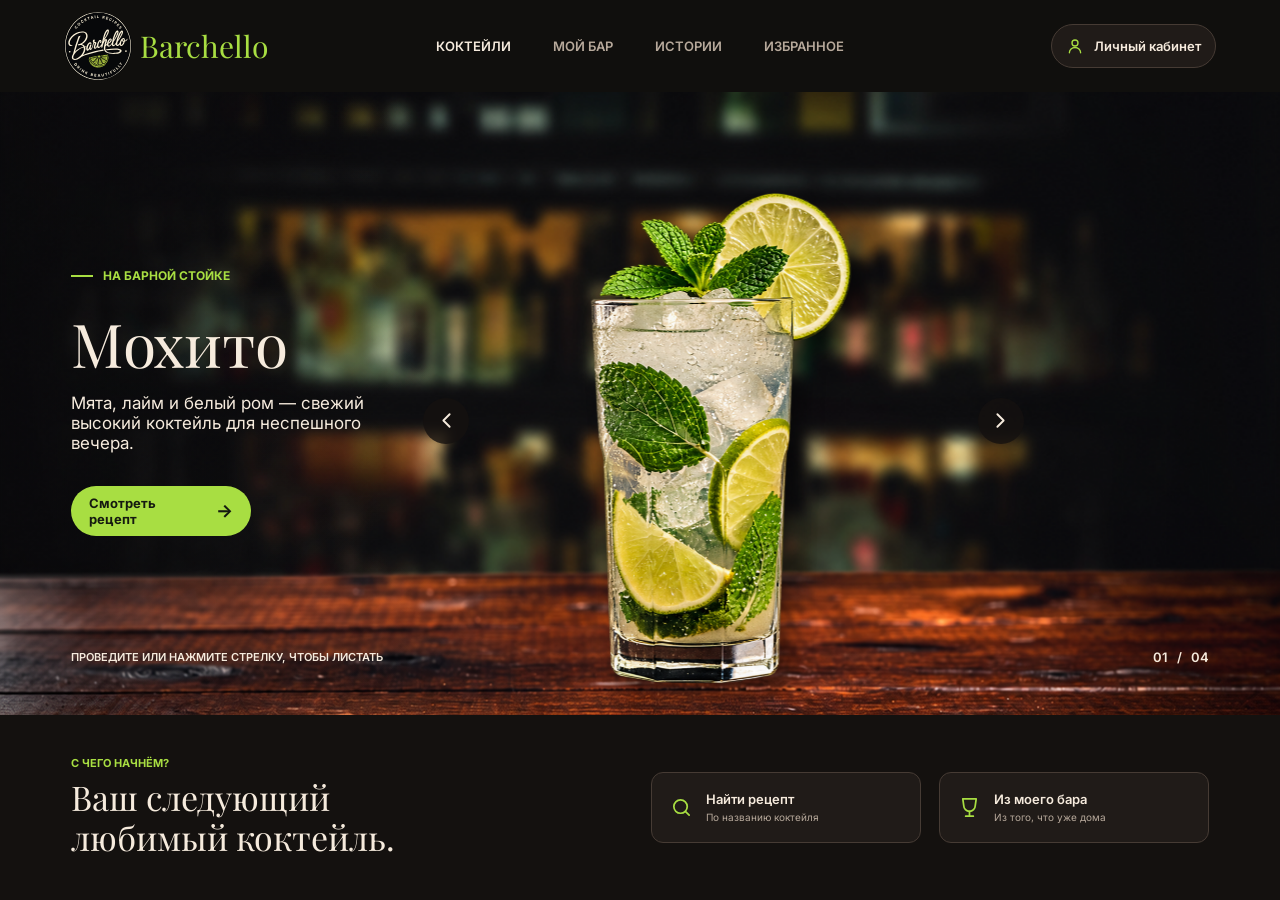
<file: index.html>
<!doctype html>
<html lang="ru">
  <head>
    <meta charset="UTF-8" />
    <meta name="viewport" content="width=device-width, initial-scale=1" />
    <meta name="theme-color" content="#14110f" />
    <title>Barchello — коктейли у вас дома</title>
    <link rel="preconnect" href="https://fonts.googleapis.com" />
    <link rel="preconnect" href="https://fonts.gstatic.com" crossorigin />
    <link
      href="https://fonts.googleapis.com/css2?family=Inter:wght@400;600;700&family=Playfair+Display:wght@400&display=swap"
      rel="stylesheet"
    />
    <link rel="stylesheet" href="./styles.css?v=20261005-4" />
  </head>
  <body>
    <div class="site-shell">
      <div class="status-bar" aria-hidden="true">
        <span>9:41</span>
        <span class="status-icons">
          <svg viewBox="0 0 18 18"><path d="M2 14.5h2V12H2v2.5Zm4 0h2V9H6v5.5Zm4 0h2V5.5h-2v9Zm4 0h2V2h-2v12.5Z" /></svg>
          <svg viewBox="0 0 22 18"><rect x="1" y="4" width="17" height="10" rx="2" fill="none" stroke="currentColor" stroke-width="1.5"/><path d="M20 7v4" stroke="currentColor" stroke-width="2" stroke-linecap="round"/><rect x="3.5" y="6.5" width="12" height="5" rx="1"/></svg>
        </span>
      </div>

      <header class="site-header">
        <a class="brand" href="#" aria-label="Barchello — на главную">
          <span class="brand-logo"><img src="./assets/barchello-logo.svg" alt="" /></span>
          <span class="brand-name">Barchello</span>
        </a>

        <nav class="desktop-nav" aria-label="Основная навигация">
          <a class="is-active" href="#cocktails">Коктейли</a>
          <a href="./pages.html#/d-pantry" data-page-route="pantry">Мой бар</a>
          <a href="./pages.html#/d-stories?drink=margarita" data-page-route="stories">Истории</a>
          <a href="./pages.html#/d-empty" data-page-route="favorites">Избранное</a>
        </nav>

        <div class="mobile-header-actions">
          <button class="icon-button" type="button" aria-label="Открыть каталог коктейлей" data-page-route="search">
            <svg viewBox="0 0 24 24"><path d="M4 7h16M4 12h16M4 17h16" /></svg>
          </button>
          <button class="mobile-account" type="button" data-page-route="account">
            <svg viewBox="0 0 24 24"><circle cx="12" cy="8" r="4"/><path d="M4.5 21c0-4 3.3-7 7.5-7s7.5 3 7.5 7"/></svg>
            <span>Войти</span>
          </button>
        </div>

        <button class="desktop-account" type="button" data-page-route="account">
          <svg viewBox="0 0 24 24"><circle cx="12" cy="8" r="4"/><path d="M4.5 21c0-4 3.3-7 7.5-7s7.5 3 7.5 7"/></svg>
          <span>Личный кабинет</span>
        </button>
      </header>

      <main>
        <section class="mobile-intro" aria-labelledby="mobile-title">
          <h1 id="mobile-title">Бар, который всегда<br />под рукой.</h1>
          <button class="search-field" type="button" data-page-route="search">
            <svg viewBox="0 0 24 24"><circle cx="11" cy="11" r="7"/><path d="m20 20-4-4"/></svg>
            <span>Найти коктейль по названию</span>
          </button>
        </section>

        <section class="cocktail-hero" id="cocktails" aria-roledescription="карусель" aria-label="Коктейли на барной стойке">
          <div class="desktop-hero-copy">
            <p class="eyebrow"><span></span>На барной стойке</p>
            <h1 data-cocktail-title>Мохито</h1>
            <p class="desktop-description" data-desktop-description>Мята, лайм и белый ром — свежий высокий коктейль для неспешного вечера.</p>
            <a class="primary-button" href="./pages.html#/d-recipe?drink=mojito" data-page-route="recipe">Смотреть рецепт <span aria-hidden="true">→</span></a>
          </div>

          <div class="glass-stage" aria-live="polite">
            <img class="cocktail-glass" src="./assets/cocktail-mojito-cropped.png" alt="Коктейль Мохито" />
          </div>

          <button class="carousel-arrow carousel-arrow--previous" type="button" aria-label="Предыдущий коктейль">
            <svg viewBox="0 0 24 24"><path d="m15 18-6-6 6-6" /></svg>
          </button>
          <button class="carousel-arrow carousel-arrow--next" type="button" aria-label="Следующий коктейль">
            <svg viewBox="0 0 24 24"><path d="m9 18 6-6-6-6" /></svg>
          </button>

          <div class="mobile-counter"><span data-counter>01 / 04</span></div>
          <div class="desktop-carousel-footer">
            <span>Проведите или нажмите стрелку, чтобы листать</span>
            <span data-counter>01&nbsp;&nbsp; / &nbsp;&nbsp;04</span>
          </div>
        </section>

        <section class="mobile-featured" id="recipe">
          <div class="mobile-featured-meta">
            <span>Сейчас на стойке</span>
            <span>Листайте коктейли</span>
          </div>
          <h2 data-cocktail-title>Мохито</h2>
          <p data-mobile-description>Лайм, мята и прохлада в высоком бокале. Свайпните, чтобы увидеть следующий коктейль.</p>
          <a class="primary-button" href="./pages.html#/m-recipe?drink=mojito" data-page-route="recipe">Смотреть рецепт <span aria-hidden="true">→</span></a>
        </section>

        <section class="discover" id="bar">
          <div class="discover-heading">
            <p>С чего начнём?</p>
            <h2>Ваш следующий<br />любимый коктейль.</h2>
          </div>
          <div class="discover-actions">
            <a class="discover-card" href="./pages.html#/d-search" data-page-route="search">
              <svg viewBox="0 0 24 24"><circle cx="11" cy="11" r="7"/><path d="m20 20-4-4"/></svg>
              <span><strong>Найти рецепт</strong><small>По названию коктейля</small></span>
            </a>
            <a class="discover-card" href="./pages.html#/d-pantry" data-page-route="pantry">
              <svg viewBox="0 0 24 24"><path d="M5 3h14l-1 7a6 6 0 0 1-12 0L5 3Z"/><path d="M12 16v5M8 21h8"/></svg>
              <span><strong>Из моего бара</strong><small>Из того, что уже дома</small></span>
            </a>
          </div>
        </section>
      </main>

      <nav class="mobile-bottom-nav" aria-label="Мобильная навигация">
        <a class="is-active" href="#cocktails">
          <svg viewBox="0 0 24 24"><path d="M5 3h14l-1 7a6 6 0 0 1-12 0L5 3Z"/><path d="M12 16v5M8 21h8"/></svg>
          <span>Каталог</span>
        </a>
        <a href="./pages.html#/m-pantry" data-page-route="pantry">
          <svg viewBox="0 0 24 24"><path d="M7 3h10v18l-5-3-5 3V3Z"/></svg>
          <span>Мой бар</span>
        </a>
        <a href="./pages.html#/m-empty" data-page-route="favorites">
          <svg viewBox="0 0 24 24"><path d="M20.8 4.6a5.5 5.5 0 0 0-7.8 0L12 5.7l-1.1-1.1a5.5 5.5 0 0 0-7.8 7.8l1.1 1.1L12 21l7.8-7.5 1.1-1.1a5.5 5.5 0 0 0-.1-7.8Z"/></svg>
          <span>Избранное</span>
        </a>
      </nav>
    </div>
    <script src="./app.js?v=20261005-1"></script>
  </body>
</html>
</file>
<file: styles.css>
:root {
  color-scheme: dark;
  --bg: #14110f;
  --header: #100f0d;
  --surface: #201b18;
  --nav-surface: #28211d;
  --border: #463b34;
  --text: #f6ebdd;
  --muted: #b7a99b;
  --accent: #a8de42;
  --active: #2b4818;
  --serif: "Playfair Display", Georgia, serif;
  --sans: Inter, system-ui, -apple-system, BlinkMacSystemFont, "Segoe UI", sans-serif;
}

*, *::before, *::after { box-sizing: border-box; }

html { scroll-behavior: smooth; }

body {
  margin: 0;
  min-width: 320px;
  background: var(--bg);
  color: var(--text);
  font-family: var(--sans);
}

button, a { -webkit-tap-highlight-color: transparent; }
button { color: inherit; font: inherit; }
a { color: inherit; text-decoration: none; }

.site-shell {
  width: 100%;
  min-height: 100svh;
  overflow: hidden;
  background: var(--bg);
}

svg {
  display: block;
  fill: none;
  stroke: currentColor;
  stroke-width: 1.8;
  stroke-linecap: round;
  stroke-linejoin: round;
}

.status-bar,
.mobile-intro,
.mobile-featured,
.mobile-bottom-nav,
.mobile-header-actions { display: none; }

.site-header {
  height: 92px;
  padding: 0 5vw;
  display: grid;
  grid-template-columns: 1fr auto 1fr;
  align-items: center;
  background: var(--header);
}

.brand {
  display: inline-flex;
  align-items: center;
  gap: 8px;
  width: fit-content;
}

.brand-logo {
  width: 68px;
  height: 68px;
  display: grid;
  place-items: center;
  overflow: hidden;
  border-radius: 50%;
  background: #07080a;
}

.brand-logo img { display: block; width: 68px; height: 68px; object-fit: fill; }

.brand-name {
  color: var(--accent);
  font-family: var(--serif);
  font-size: 30px;
  line-height: 1;
}

.desktop-nav {
  display: flex;
  align-items: center;
  gap: 42px;
}

.desktop-nav a {
  color: var(--muted);
  font-size: 13px;
  font-weight: 600;
  line-height: 15px;
  text-transform: uppercase;
  transition: color .2s ease;
}

.desktop-nav a:hover,
.desktop-nav a:focus-visible,
.desktop-nav a.is-active { color: var(--text); }

.desktop-account {
  justify-self: end;
  height: 44px;
  min-width: 164px;
  padding: 0 14px;
  display: inline-flex;
  align-items: center;
  justify-content: center;
  gap: 10px;
  border: 1px solid var(--border);
  border-radius: 22px;
  background: var(--surface);
  cursor: pointer;
  font-size: 13px;
  font-weight: 600;
}

.desktop-account svg { width: 18px; height: 18px; color: var(--accent); }

.cocktail-hero {
  position: relative;
  height: max(620px, calc(100svh - 277px));
  overflow: hidden;
  background-image: linear-gradient(90deg, rgba(12,9,8,.2), rgba(12,9,8,0) 35%), url("./assets/bar-counter-empty.png");
  background-position: center;
  background-size: 100% 152.42%;
  touch-action: pan-y;
}

.desktop-hero-copy {
  position: absolute;
  z-index: 3;
  left: 5.55%;
  top: calc(50% - 135px);
  width: 340px;
}

.eyebrow {
  margin: 0 0 25px;
  display: flex;
  align-items: center;
  gap: 10px;
  color: var(--accent);
  font-size: 12px;
  font-weight: 700;
  line-height: 14px;
  text-transform: uppercase;
}

.eyebrow span { width: 22px; height: 2px; background: var(--accent); }

.desktop-hero-copy h1 {
  margin: 0 0 16px;
  font-family: var(--serif);
  font-size: clamp(54px, 4.72vw, 68px);
  font-weight: 400;
  line-height: 1.17;
  white-space: nowrap;
}

.desktop-description {
  margin: 0 0 32px;
  font-size: 17px;
  line-height: 1.17;
}

.primary-button {
  width: 180px;
  height: 50px;
  padding: 0 18px;
  display: inline-flex;
  align-items: center;
  justify-content: center;
  gap: 10px;
  border-radius: 25px;
  background: var(--accent);
  color: #151a10;
  font-size: 13px;
  font-weight: 700;
  transition: transform .2s ease, filter .2s ease;
}

.primary-button:hover,
.primary-button:focus-visible { filter: brightness(1.08); transform: translateY(-1px); }

.primary-button span { font-size: 18px; line-height: 1; }

.glass-stage {
  position: absolute;
  z-index: 2;
  left: 56.35%;
  top: 0;
  width: 600px;
  height: 100%;
  transform: translateX(-50%);
  pointer-events: none;
}

.cocktail-glass {
  position: absolute;
  left: 50%;
  bottom: 3%;
  width: auto;
  height: var(--desktop-glass-height, 515px);
  display: block;
  object-fit: contain;
  filter: drop-shadow(12px 14px 10px rgba(0,0,0,.42));
  transform: translateX(-50%);
  transform-origin: center bottom;
  will-change: transform;
}

.cocktail-glass--outgoing { z-index: 2; }
.cocktail-glass.is-entering-left { animation: glass-enter-left 1350ms cubic-bezier(.16,1,.3,1) both; }
.cocktail-glass.is-entering-right { animation: glass-enter-right 1350ms cubic-bezier(.16,1,.3,1) both; }
.cocktail-glass.is-exiting-right { animation: glass-exit-right 1320ms cubic-bezier(.4,0,.2,1) both; }
.cocktail-glass.is-exiting-left { animation: glass-exit-left 1320ms cubic-bezier(.4,0,.2,1) both; }

.desktop-hero-copy.is-copy-leaving,
.mobile-featured.is-copy-leaving { animation: copy-leave 200ms ease-in both; }
.desktop-hero-copy.is-copy-entering,
.mobile-featured.is-copy-entering { animation: copy-enter 1350ms cubic-bezier(.22,1,.36,1) both; }

@keyframes glass-enter-left {
  from { transform: translateX(calc(-50% - 110vw)); }
  to { transform: translateX(-50%); }
}

@keyframes glass-exit-right {
  from { transform: translateX(-50%); }
  to { transform: translateX(calc(-50% + 110vw)); }
}

@keyframes glass-enter-right {
  from { transform: translateX(calc(-50% + 110vw)); }
  to { transform: translateX(-50%); }
}

@keyframes glass-exit-left {
  from { transform: translateX(-50%); }
  to { transform: translateX(calc(-50% - 110vw)); }
}

@keyframes copy-leave {
  from { opacity: 1; transform: translateY(0); }
  to { opacity: 0; transform: translateY(8px); }
}

@keyframes copy-enter {
  from { opacity: 0; transform: translateY(-4px); filter: blur(2px); }
  to { opacity: 1; transform: translateY(0); filter: blur(0); }
}

.carousel-arrow {
  position: absolute;
  z-index: 4;
  top: calc(50% - 6px);
  width: 46px;
  height: 46px;
  padding: 0;
  display: grid;
  place-items: center;
  border: 0;
  border-radius: 50%;
  background: rgba(20,17,15,.8);
  color: var(--text);
  cursor: pointer;
}

.carousel-arrow:hover,
.carousel-arrow:focus-visible { background: rgba(43,72,24,.95); }
.carousel-arrow:disabled { cursor: default; }
.carousel-arrow svg { width: 25px; height: 25px; }
.carousel-arrow--previous { left: 33.05%; }
.carousel-arrow--next { left: 76.39%; }

.desktop-carousel-footer {
  position: absolute;
  z-index: 3;
  left: 5.55%;
  right: 5.55%;
  bottom: 50px;
  display: flex;
  justify-content: space-between;
  align-items: center;
  color: var(--text);
  font-size: 11px;
  font-weight: 600;
  line-height: 15px;
  text-transform: uppercase;
}

.desktop-carousel-footer span:last-child { font-size: 13px; }
.mobile-counter { display: none; }

.discover {
  height: 185px;
  padding: 42px 5.55%;
  display: grid;
  grid-template-columns: 420px 1fr;
  gap: 64px;
  align-items: center;
  background: var(--bg);
}

.discover-heading p {
  margin: 0 0 8px;
  color: var(--accent);
  font-size: 11px;
  font-weight: 700;
  line-height: 13px;
  text-transform: uppercase;
}

.discover-heading h2 {
  margin: 0;
  font-family: var(--serif);
  font-size: 34px;
  font-weight: 400;
  line-height: 1.17;
}

.discover-actions {
  justify-self: end;
  display: grid;
  grid-template-columns: repeat(2, 270px);
  gap: 18px;
}

.discover-card {
  height: 71px;
  padding: 18px;
  display: flex;
  align-items: center;
  gap: 13px;
  border: 1px solid var(--border);
  border-radius: 12px;
  background: var(--surface);
  transition: border-color .2s ease, transform .2s ease;
}

.discover-card:hover,
.discover-card:focus-visible { border-color: var(--accent); transform: translateY(-1px); }
.discover-card svg { width: 23px; height: 23px; color: var(--accent); flex: 0 0 auto; }
.discover-card span { display: flex; flex-direction: column; gap: 4px; }
.discover-card strong { font-size: 13px; font-weight: 600; line-height: 15px; }
.discover-card small { color: var(--muted); font-size: 10px; line-height: 12px; }

@media (max-width: 900px) {
  .desktop-nav { gap: 22px; }
  .discover { grid-template-columns: 340px 1fr; gap: 28px; }
  .discover-actions { grid-template-columns: repeat(2, minmax(210px, 1fr)); }
}

@media (max-width: 767px) {
  .site-shell { width: 100%; max-width: 430px; margin: 0 auto; }
  .status-bar {
    height: 62px;
    padding: 0 22px;
    display: flex;
    align-items: center;
    justify-content: space-between;
    font-size: 14px;
    font-weight: 600;
  }
  .status-icons { display: flex; align-items: center; gap: 5px; color: var(--text); }
  .status-icons svg { width: 16px; height: 16px; fill: currentColor; stroke: none; }
  .status-icons svg:last-child { width: 19px; height: 19px; fill: currentColor; }

  .site-header {
    height: 66px;
    margin: 0 20px;
    padding: 8px 0 0;
    display: flex;
    align-items: flex-start;
    justify-content: space-between;
    background: transparent;
  }
  .brand { gap: 8px; }
  .brand-logo { width: 58px; height: 58px; flex: 0 0 58px; background: transparent; }
  .brand-logo img { display: block; width: 58px; height: 58px; object-fit: fill; }
  .brand-name { margin-top: 0; font-size: 20px; }
  .desktop-nav, .desktop-account { display: none; }
  .mobile-header-actions { display: flex; align-items: center; gap: 8px; margin-top: 9px; }
  .icon-button, .mobile-account {
    height: 40px;
    display: inline-flex;
    align-items: center;
    justify-content: center;
    border: 1px solid var(--border);
    border-radius: 20px;
    background: var(--surface);
    cursor: pointer;
  }
  .icon-button { width: 40px; padding: 0; }
  .icon-button svg { width: 20px; height: 20px; }
  .mobile-account { width: 98px; gap: 7px; padding: 0; font-size: 12px; font-weight: 600; }
  .mobile-account svg { width: 17px; height: 17px; color: var(--accent); }

  .mobile-intro { display: block; margin: 16px 20px 0; }
  .mobile-intro h1 {
    margin: 0 0 16px;
    font-family: var(--serif);
    font-size: clamp(30px, 8.72vw, 34px);
    font-weight: 400;
    line-height: 1.18;
  }
  .search-field {
    width: 100%; height: 52px; padding: 0 16px;
    display: flex; align-items: center; gap: 12px;
    border: 1px solid var(--border); border-radius: 12px;
    background: var(--surface); color: var(--muted); cursor: pointer;
    font-size: 14px; text-align: left;
  }
  .search-field svg { width: 19px; height: 19px; color: var(--accent); flex: 0 0 auto; }

  .cocktail-hero {
    height: max(310px, calc(100svh - 566px));
    margin: 16px 20px 0;
    border-radius: 12px;
    background-image: url("./assets/bar-counter-empty.png");
    background-position: center;
    background-size: cover;
  }
  .desktop-hero-copy, .desktop-carousel-footer { display: none; }
  .glass-stage {
    left: 0; top: 0; width: 100%; height: 100%; transform: none;
  }
  .cocktail-glass { height: var(--mobile-glass-height, 278px); }
  .carousel-arrow { top: calc(50% - 17px); width: 34px; height: 34px; }
  .carousel-arrow svg { width: 20px; height: 20px; }
  .carousel-arrow--previous { left: 12px; }
  .carousel-arrow--next { left: auto; right: 12px; }
  .mobile-counter {
    position: absolute; z-index: 4; right: 35px; bottom: 14px;
    min-width: 51px; height: 22px; padding: 5px 9px;
    display: block; border-radius: 12px; background: rgba(20,17,15,.8);
    font-size: 10px; font-weight: 600; line-height: 12px;
  }

  .mobile-featured { display: block; margin: 16px 20px 0; min-height: 150px; }
  .mobile-featured-meta { display: flex; justify-content: space-between; margin-bottom: 6px; }
  .mobile-featured-meta span { color: var(--accent); font-size: 10px; font-weight: 700; line-height: 12px; text-transform: uppercase; }
  .mobile-featured-meta span:last-child { color: var(--muted); font-weight: 600; }
  .mobile-featured h2 { margin: 0 0 6px; font-family: var(--serif); font-size: 32px; font-weight: 400; line-height: 38px; }
  .mobile-featured p { margin: 0 0 12px; color: var(--muted); font-size: 14px; line-height: 1.18; }
  .mobile-featured .primary-button { height: 42px; border-radius: 21px; font-size: 12px; }

  .discover { display: none; }
  .mobile-bottom-nav {
    position: relative; z-index: 10;
    height: 92px; padding: 12px 16px 18px;
    display: grid; grid-template-columns: repeat(3, 1fr); gap: 4px;
    background: var(--bg);
  }
  .mobile-bottom-nav::before {
    content: ""; position: absolute; inset: 12px 16px 18px;
    border-radius: 31px; background: rgba(40,33,29,.94); z-index: -1;
  }
  .mobile-bottom-nav a {
    height: 50px; padding-top: 8px;
    display: flex; flex-direction: column; align-items: center; gap: 2px;
    border-radius: 26px; color: var(--muted); font-size: 10px; font-weight: 600; line-height: 12px;
  }
  .mobile-bottom-nav a.is-active { background: var(--active); color: var(--accent); }
  .mobile-bottom-nav svg { width: 19px; height: 19px; }
}

@media (prefers-reduced-motion: reduce) {
  html { scroll-behavior: auto; }
  *, *::before, *::after { transition-duration: .01ms !important; }
  .cocktail-glass,
  .desktop-hero-copy,
  .mobile-featured { animation-duration: .01ms !important; }
}
</file>
